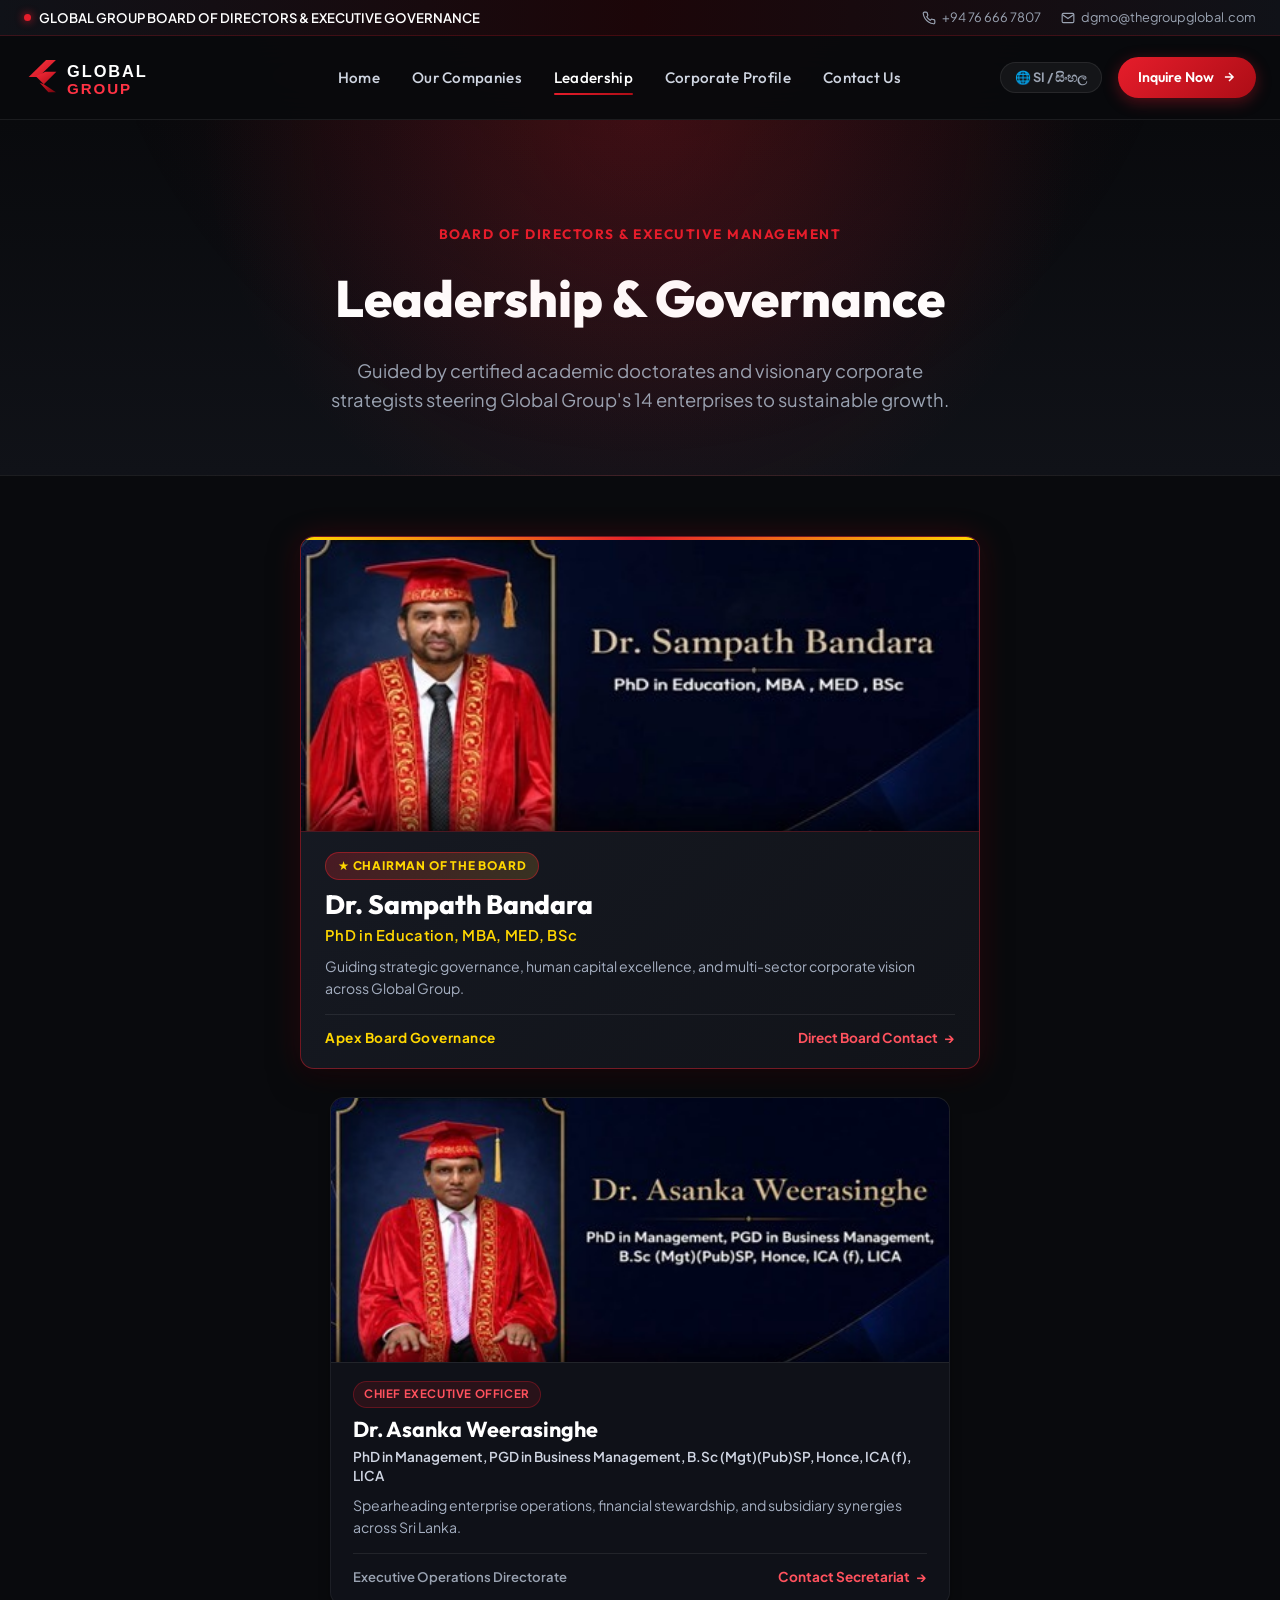
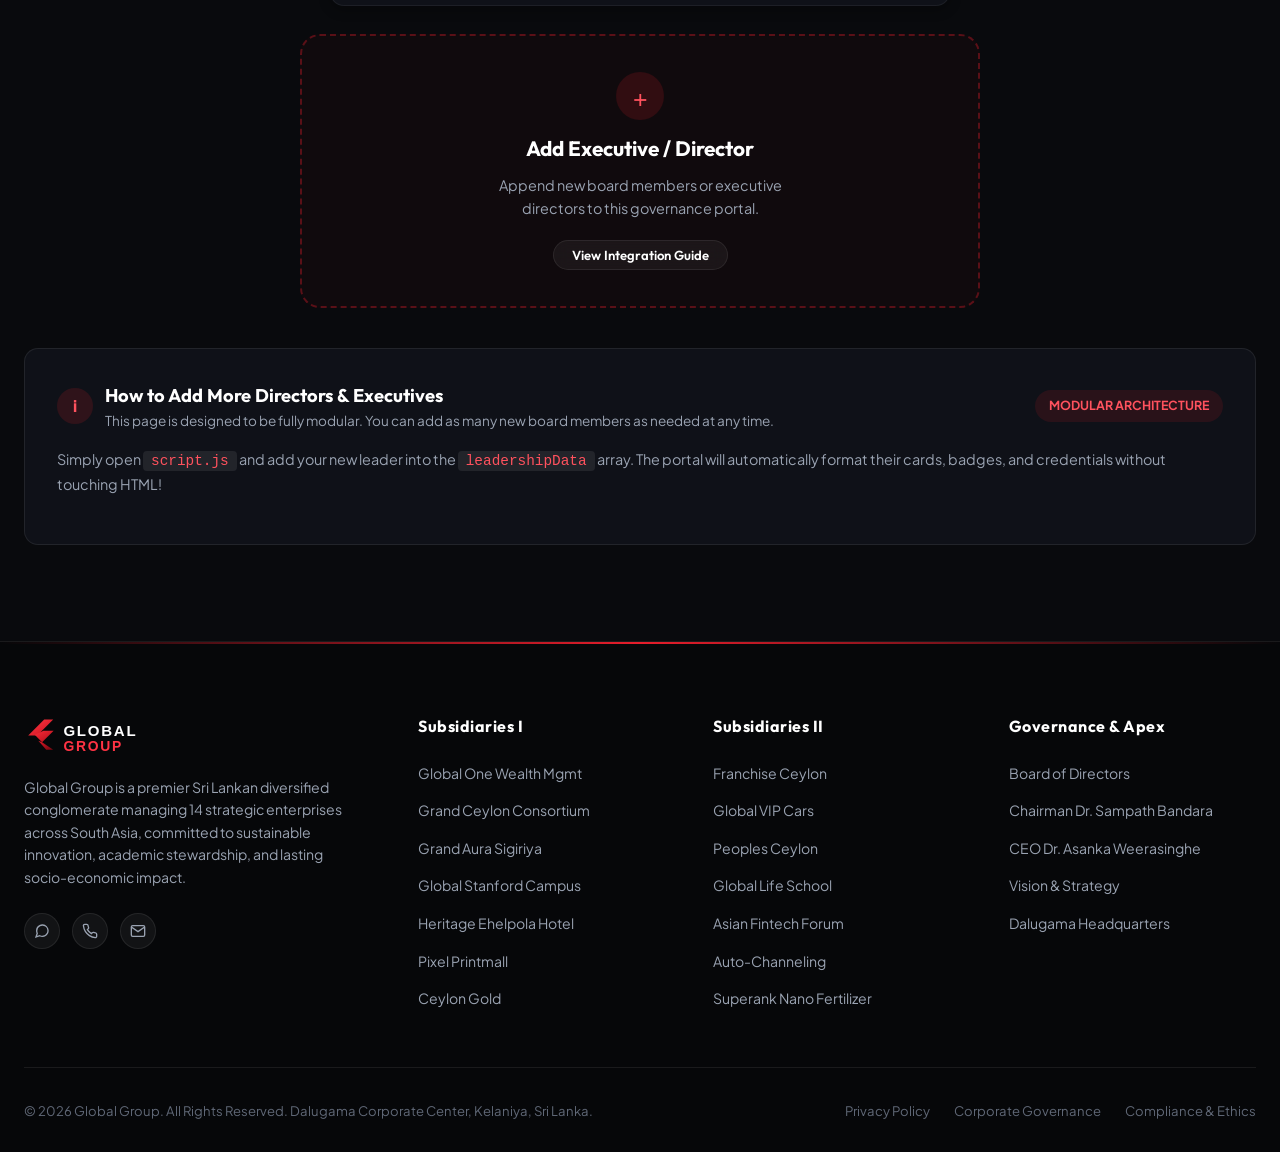
<file: leadership.html>
<!DOCTYPE html>
<html lang="en">
<head>
  <meta charset="UTF-8">
  <meta name="viewport" content="width=device-width, initial-scale=1.0">
  <meta name="description" content="Global Group Leadership & Governance - Meet Chairman Dr. Sampath Bandara and CEO Dr. Asanka Weerasinghe leading Sri Lanka's premier conglomerate.">
  <title>Leadership & Governance | Global Group</title>
  
  <!-- Favicon -->
  <link rel="icon" type="image/svg+xml" href="assets/logo-icon.svg">
  
  <!-- Stylesheet -->
  <link rel="stylesheet" href="styles.css?v=1.1">
</head>
<body>

  <!-- ==================== TOP NOTICE BAR ==================== -->
  <div class="top-notice-bar">
    <div class="container top-notice-inner">
      <div class="top-notice-badge">
        <span class="pulse-dot"></span>
        <span data-en="GLOBAL GROUP BOARD OF DIRECTORS & EXECUTIVE GOVERNANCE" data-si="ග්ලෝබල් සමූහ පාලක මණ්ඩලය සහ විධායක නායකත්වය">GLOBAL GROUP BOARD OF DIRECTORS & EXECUTIVE GOVERNANCE</span>
      </div>
      <div class="top-notice-contact">
        <a href="tel:+94766667807">
          <svg width="14" height="14" viewBox="0 0 24 24" fill="none" stroke="currentColor" stroke-width="2"><path d="M22 16.92v3a2 2 0 0 1-2.18 2 19.79 19.79 0 0 1-8.63-3.07 19.5 19.5 0 0 1-6-6 19.79 19.79 0 0 1-3.07-8.67A2 2 0 0 1 4.11 2h3a2 2 0 0 1 2 1.72 12.84 12.84 0 0 0 .7 2.81 2 2 0 0 1-.45 2.11L8.09 9.91a16 16 0 0 0 6 6l1.27-1.27a2 2 0 0 1 2.11-.45 12.84 12.84 0 0 0 2.81.7A2 2 0 0 1 22 16.92z"/></svg>
          <span>+94 76 666 7807</span>
        </a>
        <a href="mailto:dgmo@thegroupglobal.com">
          <svg width="14" height="14" viewBox="0 0 24 24" fill="none" stroke="currentColor" stroke-width="2"><path d="M4 4h16c1.1 0 2 .9 2 2v12c0 1.1-.9 2-2 2H4c-1.1 0-2-.9-2-2V6c0-1.1.9-2 2-2z"/><polyline points="22,6 12,13 2,6"/></svg>
          <span>dgmo@thegroupglobal.com</span>
        </a>
      </div>
    </div>
  </div>

  <!-- ==================== MASTER NAVBAR ==================== -->
  <header class="navbar" id="mainNavbar">
    <div class="container nav-container">
      <a href="index.html" class="brand-logo" title="Global Group Official Homepage">
        <img src="assets/logo-horizontal.svg" alt="Global Group Logo" class="brand-logo-img">
      </a>

      <nav>
        <ul class="nav-menu" id="navMenu">
          <li><a href="index.html" class="nav-link" data-en="Home" data-si="ප්‍රධාන පිටුව">Home</a></li>
          <li><a href="index.html#subsidiaries" class="nav-link" data-en="Our Companies" data-si="අපගේ සමාගම්">Our Companies</a></li>
          <li><a href="leadership.html" class="nav-link active" data-en="Leadership" data-si="නායකත්වය">Leadership</a></li>
          <li><a href="index.html#about" class="nav-link" data-en="Corporate Profile" data-si="ආයතනික විස්තරය">Corporate Profile</a></li>
          <li><a href="index.html#contact" class="nav-link" data-en="Contact Us" data-si="සම්බන්ධ වන්න">Contact Us</a></li>
        </ul>
      </nav>

      <div class="nav-actions">
        <button class="btn-lang" id="langToggleBtn" title="Switch Language">
          <span>🌐 SI / සිංහල</span>
        </button>
        <a href="index.html#contact" class="btn-cta-nav">
          <span data-en="Inquire Now" data-si="විමසීම්">Inquire Now</span>
          <svg width="14" height="14" viewBox="0 0 24 24" fill="none" stroke="currentColor" stroke-width="2.5"><path d="M5 12h14M12 5l7 7-7 7"/></svg>
        </a>
        <button class="mobile-toggle" id="mobileMenuToggle" aria-label="Toggle Navigation">&#9776;</button>
      </div>
    </div>
  </header>

  <!-- ==================== LEADERSHIP PAGE HERO ==================== -->
  <section class="page-hero">
    <div class="container">
      <span class="section-subtitle" data-en="BOARD OF DIRECTORS & EXECUTIVE MANAGEMENT" data-si="පාලක මණ්ඩලය සහ විධායක නායකත්වය">BOARD OF DIRECTORS & EXECUTIVE MANAGEMENT</span>
      <h1 class="page-hero-title">
        <span class="gradient-text">Leadership & Governance</span>
      </h1>
      <p class="page-hero-subtitle" data-en="Guided by certified academic doctorates and visionary corporate strategists steering Global Group's 14 enterprises to sustainable growth." data-si="ග්ලෝබල් සමූහය සතු සමාගම් 14හි විශිෂ්ටත්වය සහ ආයතනික විනය සුරක්ෂිත කරන ගෞරවනීය විද්වත් නායකත්වය.">
        Guided by certified academic doctorates and visionary corporate strategists steering Global Group's 14 enterprises to sustainable growth.
      </p>
    </div>
  </section>

  <!-- ==================== LEADERSHIP MEMBERS SECTION ==================== -->
  <section class="section" style="padding-top: 60px;">
    <div class="container">
      
      <!-- Full Leadership Grid Rendered Dynamically / Modularly -->
      <div class="leadership-page-grid" id="leadershipGridFull">
        <!-- Javascript populates Chairman, CEO, and the '+ Add Member' card -->
      </div>

      <!-- Easy Code Integration Box For Adding Future Members -->
      <div style="background: var(--bg-card); border: 1px solid var(--border-light); border-radius: var(--radius-md); padding: 32px; margin-top: 40px;">
        <div style="display: flex; align-items: center; justify-content: space-between; flex-wrap: wrap; gap: 16px; margin-bottom: 16px;">
          <div style="display: flex; align-items: center; gap: 12px;">
            <div style="width: 36px; height: 36px; border-radius: 50%; background: rgba(230,29,43,0.15); display: flex; align-items: center; justify-content: center; color: var(--red-light); font-weight: 800;">i</div>
            <div>
              <h4 style="font-family: var(--font-head); font-size: 1.15rem; color: #ffffff;">How to Add More Directors & Executives</h4>
              <p style="font-size: 0.85rem; color: var(--text-muted);">This page is designed to be fully modular. You can add as many new board members as needed at any time.</p>
            </div>
          </div>
          <span style="font-size: 0.78rem; font-weight: 700; color: var(--red-light); background: rgba(230,29,43,0.12); padding: 6px 14px; border-radius: 9999px;">MODULAR ARCHITECTURE</span>
        </div>
        <p style="font-size: 0.9rem; color: var(--text-muted); line-height: 1.6; margin-bottom: 16px;">
          Simply open <code style="background: rgba(255,255,255,0.08); padding: 2px 8px; border-radius: 4px; color: var(--red-light);">script.js</code> and add your new leader into the <code style="background: rgba(255,255,255,0.08); padding: 2px 8px; border-radius: 4px; color: var(--red-light);">leadershipData</code> array. The portal will automatically format their cards, badges, and credentials without touching HTML!
        </p>
      </div>

    </div>
  </section>

  <!-- ==================== FOOTER ==================== -->
  <footer class="footer">
    <div class="container">
      <div class="footer-top">
        <div>
          <img src="assets/logo-horizontal.svg" alt="Global Group Logo" style="height: 44px; margin-bottom: 12px;">
          <p class="footer-brand-desc">
            Global Group is a premier Sri Lankan diversified conglomerate managing 14 strategic enterprises across South Asia, committed to sustainable innovation, academic stewardship, and lasting socio-economic impact.
          </p>
          <div class="footer-socials">
            <a href="https://wa.me/94766667807" target="_blank" class="social-icon-btn" title="WhatsApp">
              <svg width="16" height="16" viewBox="0 0 24 24" fill="none" stroke="currentColor" stroke-width="2"><path d="M21 11.5a8.38 8.38 0 0 1-.9 3.8 8.5 8.5 0 0 1-7.6 4.7 8.38 8.38 0 0 1-3.8-.9L3 21l1.9-5.7a8.38 8.38 0 0 1-.9-3.8 8.5 8.5 0 0 1 4.7-7.6 8.38 8.38 0 0 1 3.8-.9h.5a8.48 8.48 0 0 1 8 8v.5z"/></svg>
            </a>
            <a href="tel:+94766667807" class="social-icon-btn" title="Phone">
              <svg width="16" height="16" viewBox="0 0 24 24" fill="none" stroke="currentColor" stroke-width="2"><path d="M22 16.92v3a2 2 0 0 1-2.18 2 19.79 19.79 0 0 1-8.63-3.07 19.5 19.5 0 0 1-6-6 19.79 19.79 0 0 1-3.07-8.67A2 2 0 0 1 4.11 2h3a2 2 0 0 1 2 1.72 12.84 12.84 0 0 0 .7 2.81 2 2 0 0 1-.45 2.11L8.09 9.91a16 16 0 0 0 6 6l1.27-1.27a2 2 0 0 1 2.11-.45 12.84 12.84 0 0 0 2.81.7A2 2 0 0 1 22 16.92z"/></svg>
            </a>
            <a href="mailto:dgmo@thegroupglobal.com" class="social-icon-btn" title="Email">
              <svg width="16" height="16" viewBox="0 0 24 24" fill="none" stroke="currentColor" stroke-width="2"><path d="M4 4h16c1.1 0 2 .9 2 2v12c0 1.1-.9 2-2 2H4c-1.1 0-2-.9-2-2V6c0-1.1.9-2 2-2z"/><polyline points="22,6 12,13 2,6"/></svg>
            </a>
          </div>
        </div>

        <div>
          <h4 class="footer-col-title">Subsidiaries I</h4>
          <ul class="footer-links">
            <li><a href="index.html#subsidiaries" class="footer-link">Global One Wealth Mgmt</a></li>
            <li><a href="index.html#subsidiaries" class="footer-link">Grand Ceylon Consortium</a></li>
            <li><a href="index.html#subsidiaries" class="footer-link">Grand Aura Sigiriya</a></li>
            <li><a href="index.html#subsidiaries" class="footer-link">Global Stanford Campus</a></li>
            <li><a href="index.html#subsidiaries" class="footer-link">Heritage Ehelpola Hotel</a></li>
            <li><a href="index.html#subsidiaries" class="footer-link">Pixel Printmall</a></li>
            <li><a href="index.html#subsidiaries" class="footer-link">Ceylon Gold</a></li>
          </ul>
        </div>

        <div>
          <h4 class="footer-col-title">Subsidiaries II</h4>
          <ul class="footer-links">
            <li><a href="index.html#subsidiaries" class="footer-link">Franchise Ceylon</a></li>
            <li><a href="index.html#subsidiaries" class="footer-link">Global VIP Cars</a></li>
            <li><a href="index.html#subsidiaries" class="footer-link">Peoples Ceylon</a></li>
            <li><a href="index.html#subsidiaries" class="footer-link">Global Life School</a></li>
            <li><a href="index.html#subsidiaries" class="footer-link">Asian Fintech Forum</a></li>
            <li><a href="index.html#subsidiaries" class="footer-link">Auto-Channeling</a></li>
            <li><a href="index.html#subsidiaries" class="footer-link">Superank Nano Fertilizer</a></li>
          </ul>
        </div>

        <div>
          <h4 class="footer-col-title">Governance & Apex</h4>
          <ul class="footer-links">
            <li><a href="leadership.html" class="footer-link">Board of Directors</a></li>
            <li><a href="leadership.html#dr-sampath-bandara" class="footer-link">Chairman Dr. Sampath Bandara</a></li>
            <li><a href="leadership.html#dr-asanka-weerasinghe" class="footer-link">CEO Dr. Asanka Weerasinghe</a></li>
            <li><a href="index.html#about" class="footer-link">Vision & Strategy</a></li>
            <li><a href="index.html#contact" class="footer-link">Dalugama Headquarters</a></li>
          </ul>
        </div>
      </div>

      <div class="footer-bottom">
        <div>
          &copy; 2026 Global Group. All Rights Reserved. Dalugama Corporate Center, Kelaniya, Sri Lanka.
        </div>
        <div class="footer-legal-links">
          <a href="#">Privacy Policy</a>
          <a href="#">Corporate Governance</a>
          <a href="#">Compliance & Ethics</a>
        </div>
      </div>
    </div>
  </footer>

  <!-- Scripts -->
  <script src="script.js"></script>
</body>
</html>
</file>
<file: styles.css>
/* ==========================================================================
   GLOBAL GROUP - UNILEVER-INSPIRED CORPORATE STYLESHEET
   Theme: Executive Black & Crimson Red Luxury
   Typography: Outfit (Headings) & Plus Jakarta Sans (Body)
   ========================================================================== */

@import url('https://fonts.googleapis.com/css2?family=Outfit:wght@300;400;500;600;700;800;900&family=Plus+Jakarta+Sans:wght@300;400;500;600;700;800&display=swap');

:root {
  /* Core Colors */
  --bg-primary: #090a0d;
  --bg-secondary: #101218;
  --bg-tertiary: #171a22;
  --bg-card: rgba(18, 21, 28, 0.75);
  --bg-card-hover: rgba(26, 30, 40, 0.95);
  --bg-glass: rgba(15, 18, 24, 0.82);
  
  /* Brand Red Palette */
  --red-primary: #e61d2b;
  --red-hover: #ff2a39;
  --red-light: #ff525e;
  --red-dark: #990e17;
  --red-glow: rgba(230, 29, 43, 0.35);
  --red-glow-subtle: rgba(230, 29, 43, 0.15);
  --red-gradient: linear-gradient(135deg, #e61d2b 0%, #ad0d16 100%);
  --red-gradient-accent: linear-gradient(135deg, #ff3847 0%, #ba0f1a 100%);

  /* Text Colors */
  --text-main: #ffffff;
  --text-muted: #9aa3b2;
  --text-dim: #606877;
  --text-highlight: #ff525e;

  /* Borders & Shadows */
  --border-light: rgba(255, 255, 255, 0.08);
  --border-card: rgba(255, 255, 255, 0.06);
  --border-red: rgba(230, 29, 43, 0.35);
  --shadow-sm: 0 4px 12px rgba(0, 0, 0, 0.3);
  --shadow-md: 0 10px 30px rgba(0, 0, 0, 0.5);
  --shadow-lg: 0 20px 50px rgba(0, 0, 0, 0.75);
  --shadow-red: 0 10px 30px rgba(230, 29, 43, 0.25);

  /* Fonts & Sizing */
  --font-head: 'Outfit', -apple-system, BlinkMacSystemFont, sans-serif;
  --font-body: 'Plus Jakarta Sans', -apple-system, BlinkMacSystemFont, sans-serif;
  --container-max: 1280px;
  --header-height: 84px;
  --radius-sm: 8px;
  --radius-md: 14px;
  --radius-lg: 20px;
  --radius-full: 9999px;
  --transition-fast: 0.2s ease;
  --transition-normal: 0.35s cubic-bezier(0.16, 1, 0.3, 1);
  --transition-slow: 0.6s cubic-bezier(0.16, 1, 0.3, 1);
}

/* ==================== GLOBAL RESET & BASE ==================== */
*, *::before, *::after {
  box-sizing: border-box;
  margin: 0;
  padding: 0;
}

html {
  scroll-behavior: smooth;
  font-size: 16px;
  background-color: var(--bg-primary);
  color: var(--text-main);
}

body {
  font-family: var(--font-body);
  background-color: var(--bg-primary);
  color: var(--text-main);
  line-height: 1.6;
  -webkit-font-smoothing: antialiased;
  -moz-osx-font-smoothing: grayscale;
  overflow-x: hidden;
  position: relative;
}

/* Background Atmosphere Glow */
body::before {
  content: '';
  position: fixed;
  top: 0;
  left: 50%;
  transform: translateX(-50%);
  width: 100vw;
  height: 600px;
  background: radial-gradient(circle 800px at 50% -100px, rgba(230, 29, 43, 0.12), transparent 70%);
  pointer-events: none;
  z-index: 0;
}

img, svg, video {
  max-width: 100%;
  display: block;
}

a {
  color: inherit;
  text-decoration: none;
  transition: var(--transition-fast);
}

button {
  font-family: inherit;
  cursor: pointer;
  border: none;
  background: none;
  outline: none;
}

ul {
  list-style: none;
}

.container {
  width: 100%;
  max-width: var(--container-max);
  margin-left: auto;
  margin-right: auto;
  padding-left: 24px;
  padding-right: 24px;
}

/* ==================== TOP TICKER / NOTIFICATION ==================== */
.top-notice-bar {
  background: linear-gradient(90deg, #101218 0%, #1c0609 50%, #101218 100%);
  border-bottom: 1px solid rgba(230, 29, 43, 0.2);
  padding: 7px 0;
  font-size: 0.82rem;
  color: var(--text-muted);
  position: relative;
  z-index: 102;
}

.top-notice-inner {
  display: flex;
  align-items: center;
  justify-content: space-between;
}

.top-notice-badge {
  display: inline-flex;
  align-items: center;
  gap: 8px;
  color: var(--text-main);
  font-weight: 600;
}

.top-notice-badge .pulse-dot {
  width: 7px;
  height: 7px;
  border-radius: 50%;
  background: var(--red-primary);
  box-shadow: 0 0 8px var(--red-primary);
  animation: pulseDot 2s infinite;
}

@keyframes pulseDot {
  0%, 100% { opacity: 1; transform: scale(1); }
  50% { opacity: 0.4; transform: scale(0.85); }
}

.top-notice-contact {
  display: flex;
  align-items: center;
  gap: 20px;
}

.top-notice-contact a {
  display: inline-flex;
  align-items: center;
  gap: 6px;
  color: var(--text-muted);
  font-size: 0.8rem;
}

.top-notice-contact a:hover {
  color: var(--red-light);
}

/* ==================== NAVBAR (UNILEVER LUXURY STYLE) ==================== */
.navbar {
  position: sticky;
  top: 0;
  left: 0;
  width: 100%;
  height: var(--header-height);
  background: rgba(9, 10, 13, 0.88);
  backdrop-filter: blur(18px);
  -webkit-backdrop-filter: blur(18px);
  border-bottom: 1px solid var(--border-light);
  z-index: 100;
  transition: all var(--transition-normal);
}

.navbar.scrolled {
  background: rgba(9, 10, 13, 0.96);
  border-bottom-color: rgba(230, 29, 43, 0.25);
  box-shadow: var(--shadow-md);
  height: 74px;
}

.nav-container {
  display: flex;
  align-items: center;
  justify-content: space-between;
  height: 100%;
}

.brand-logo {
  display: flex;
  align-items: center;
  gap: 14px;
}

.brand-logo-img {
  height: 48px;
  width: auto;
  object-fit: contain;
  transition: transform var(--transition-fast);
}

.brand-logo:hover .brand-logo-img {
  transform: scale(1.03);
}

.nav-menu {
  display: flex;
  align-items: center;
  gap: 32px;
}

.nav-link {
  font-family: var(--font-head);
  font-size: 0.95rem;
  font-weight: 500;
  color: #cfd5e1;
  position: relative;
  padding: 8px 0;
  letter-spacing: 0.3px;
  transition: color var(--transition-fast);
}

.nav-link::after {
  content: '';
  position: absolute;
  bottom: 0;
  left: 0;
  width: 0%;
  height: 2px;
  background: var(--red-gradient);
  transition: width var(--transition-normal);
  border-radius: 2px;
}

.nav-link:hover,
.nav-link.active {
  color: #ffffff;
}

.nav-link:hover::after,
.nav-link.active::after {
  width: 100%;
}

.nav-actions {
  display: flex;
  align-items: center;
  gap: 16px;
}

.btn-lang {
  display: inline-flex;
  align-items: center;
  gap: 6px;
  padding: 6px 14px;
  font-size: 0.8rem;
  font-weight: 700;
  background: rgba(255, 255, 255, 0.05);
  border: 1px solid var(--border-light);
  border-radius: var(--radius-full);
  color: var(--text-muted);
  transition: all var(--transition-fast);
}

.btn-lang:hover {
  background: rgba(230, 29, 43, 0.12);
  border-color: var(--red-primary);
  color: #ffffff;
}

.btn-cta-nav {
  display: inline-flex;
  align-items: center;
  gap: 8px;
  padding: 9px 20px;
  font-family: var(--font-head);
  font-size: 0.88rem;
  font-weight: 600;
  color: #ffffff;
  background: var(--red-gradient);
  border-radius: var(--radius-full);
  box-shadow: 0 4px 15px var(--red-glow);
  transition: all var(--transition-fast);
}

.btn-cta-nav:hover {
  transform: translateY(-2px);
  box-shadow: 0 6px 20px rgba(230, 29, 43, 0.5);
  filter: brightness(1.08);
}

.mobile-toggle {
  display: none;
  font-size: 1.5rem;
  color: var(--text-main);
  background: none;
  padding: 8px;
}

/* ==================== HERO SECTION (UNILEVER INSPIRATION) ==================== */
.hero-section {
  position: relative;
  min-height: 88vh;
  display: flex;
  align-items: center;
  padding: 80px 0 60px;
  overflow: hidden;
  background: radial-gradient(circle at 80% 20%, rgba(230, 29, 43, 0.15) 0%, transparent 55%),
              linear-gradient(180deg, var(--bg-primary) 0%, var(--bg-secondary) 100%);
}

.hero-pattern {
  position: absolute;
  inset: 0;
  background-image: radial-gradient(rgba(255, 255, 255, 0.05) 1px, transparent 1px);
  background-size: 36px 36px;
  opacity: 0.4;
  pointer-events: none;
}

.hero-grid {
  display: grid;
  grid-template-columns: 1.15fr 0.85fr;
  align-items: center;
  gap: 48px;
  position: relative;
  z-index: 2;
}

.hero-pill {
  display: inline-flex;
  align-items: center;
  gap: 10px;
  padding: 6px 18px;
  background: rgba(230, 29, 43, 0.12);
  border: 1px solid rgba(230, 29, 43, 0.3);
  border-radius: var(--radius-full);
  font-size: 0.84rem;
  font-weight: 600;
  color: var(--red-light);
  letter-spacing: 0.5px;
  text-transform: uppercase;
  margin-bottom: 24px;
}

.hero-title {
  font-family: var(--font-head);
  font-size: 3.5rem;
  font-weight: 800;
  line-height: 1.12;
  letter-spacing: -0.02em;
  margin-bottom: 24px;
}

.hero-title .gradient-text {
  background: linear-gradient(135deg, #ffffff 40%, var(--red-light) 100%);
  -webkit-background-clip: text;
  -webkit-text-fill-color: transparent;
}

.hero-title .red-accent {
  color: var(--red-primary);
  position: relative;
  display: inline-block;
}

.hero-desc {
  font-size: 1.12rem;
  color: var(--text-muted);
  line-height: 1.7;
  max-width: 600px;
  margin-bottom: 36px;
}

.hero-actions {
  display: flex;
  align-items: center;
  gap: 18px;
  flex-wrap: wrap;
  margin-bottom: 48px;
}

.btn-primary {
  display: inline-flex;
  align-items: center;
  gap: 10px;
  padding: 14px 28px;
  background: var(--red-gradient);
  color: #ffffff;
  font-family: var(--font-head);
  font-size: 0.98rem;
  font-weight: 600;
  border-radius: var(--radius-full);
  box-shadow: 0 8px 24px var(--red-glow);
  transition: all var(--transition-fast);
}

.btn-primary:hover {
  transform: translateY(-2px);
  box-shadow: 0 12px 30px rgba(230, 29, 43, 0.45);
  filter: brightness(1.1);
}

.btn-secondary {
  display: inline-flex;
  align-items: center;
  gap: 10px;
  padding: 14px 28px;
  background: rgba(255, 255, 255, 0.05);
  border: 1px solid var(--border-light);
  color: #ffffff;
  font-family: var(--font-head);
  font-size: 0.98rem;
  font-weight: 600;
  border-radius: var(--radius-full);
  backdrop-filter: blur(8px);
  transition: all var(--transition-fast);
}

.btn-secondary:hover {
  background: rgba(255, 255, 255, 0.1);
  border-color: rgba(230, 29, 43, 0.4);
  transform: translateY(-2px);
}

/* Hero Stats Row */
.hero-stats {
  display: grid;
  grid-template-columns: repeat(3, 1fr);
  gap: 24px;
  padding-top: 32px;
  border-top: 1px solid var(--border-light);
}

.stat-num {
  font-family: var(--font-head);
  font-size: 2.2rem;
  font-weight: 800;
  color: #ffffff;
  line-height: 1;
  margin-bottom: 6px;
}

.stat-num span {
  color: var(--red-primary);
}

.stat-label {
  font-size: 0.85rem;
  color: var(--text-muted);
  font-weight: 500;
}

/* Hero Cinema Video Showcase */
.hero-visual {
  position: relative;
  display: flex;
  justify-content: center;
  width: 100%;
}

.hero-video-card {
  position: relative;
  width: 100%;
  max-width: 560px;
  background: var(--bg-card);
  border: 1px solid rgba(230, 29, 43, 0.4);
  border-radius: var(--radius-lg);
  padding: 12px;
  backdrop-filter: blur(20px);
  box-shadow: var(--shadow-lg), 0 0 45px rgba(230, 29, 43, 0.25);
  overflow: hidden;
  transition: transform var(--transition-normal), border-color var(--transition-normal);
}

.hero-video-card:hover {
  border-color: var(--red-primary);
  transform: translateY(-4px);
  box-shadow: var(--shadow-lg), 0 0 60px rgba(230, 29, 43, 0.35);
}

.hero-video-wrapper {
  position: relative;
  width: 100%;
  border-radius: var(--radius-md);
  overflow: hidden;
  aspect-ratio: 16/9;
  background: #000000;
  border: 1px solid var(--border-light);
}

.hero-video-element {
  width: 100%;
  height: 100%;
  object-fit: cover;
  display: block;
}

.hero-video-overlay-header {
  position: absolute;
  top: 14px;
  left: 14px;
  right: 14px;
  display: flex;
  align-items: center;
  justify-content: space-between;
  pointer-events: none;
  z-index: 5;
}

.hero-video-tag {
  display: inline-flex;
  align-items: center;
  gap: 8px;
  padding: 5px 12px;
  background: rgba(9, 10, 13, 0.85);
  backdrop-filter: blur(8px);
  border: 1px solid rgba(230, 29, 43, 0.4);
  border-radius: var(--radius-full);
  font-size: 0.75rem;
  font-weight: 700;
  color: #ffffff;
  letter-spacing: 0.5px;
}

.hero-video-tag .live-dot {
  width: 8px;
  height: 8px;
  border-radius: 50%;
  background: var(--red-primary);
  box-shadow: 0 0 10px var(--red-primary);
  animation: pulseDot 1.5s infinite;
}

.hero-video-controls {
  pointer-events: auto;
}

.btn-video-audio {
  display: inline-flex;
  align-items: center;
  gap: 6px;
  padding: 6px 14px;
  background: rgba(9, 10, 13, 0.85);
  border: 1px solid var(--border-light);
  border-radius: var(--radius-full);
  color: #ffffff;
  font-size: 0.78rem;
  font-weight: 700;
  cursor: pointer;
  backdrop-filter: blur(8px);
  transition: all var(--transition-fast);
}

.btn-video-audio:hover {
  background: var(--red-primary);
  border-color: var(--red-primary);
  transform: scale(1.05);
}

.hero-video-footer {
  display: flex;
  align-items: center;
  justify-content: space-between;
  padding: 12px 8px 4px;
}

.hero-video-info-title {
  font-family: var(--font-head);
  font-size: 0.95rem;
  font-weight: 700;
  color: #ffffff;
}

.hero-video-info-sub {
  font-size: 0.78rem;
  color: var(--text-muted);
}

/* Floating Subsidiary Ticker Marquee */
.brand-ticker-section {
  background: #0d0f14;
  border-top: 1px solid var(--border-light);
  border-bottom: 1px solid var(--border-light);
  padding: 16px 0;
  overflow: hidden;
  position: relative;
}

.ticker-wrap {
  display: flex;
  width: 100%;
  overflow: hidden;
}

.ticker-track {
  display: flex;
  align-items: center;
  gap: 40px;
  animation: tickerScroll 40s linear infinite;
  white-space: nowrap;
}

@keyframes tickerScroll {
  0% { transform: translateX(0); }
  100% { transform: translateX(-50%); }
}

.ticker-item {
  display: inline-flex;
  align-items: center;
  gap: 12px;
  font-family: var(--font-head);
  font-size: 0.88rem;
  font-weight: 600;
  color: var(--text-muted);
  transition: color var(--transition-fast);
}

.ticker-item:hover {
  color: var(--red-light);
}

.ticker-dot {
  width: 6px;
  height: 6px;
  border-radius: 50%;
  background: var(--red-primary);
}

/* ==================== SECTION COMMONS ==================== */
.section {
  padding: 96px 0;
  position: relative;
}

.section-darker {
  background-color: var(--bg-secondary);
}

.section-head {
  text-align: center;
  max-width: 720px;
  margin: 0 auto 56px;
}

.section-subtitle {
  display: inline-block;
  font-family: var(--font-head);
  font-size: 0.85rem;
  font-weight: 700;
  text-transform: uppercase;
  letter-spacing: 1.5px;
  color: var(--red-primary);
  margin-bottom: 12px;
}

.section-title {
  font-family: var(--font-head);
  font-size: 2.6rem;
  font-weight: 800;
  line-height: 1.2;
  color: #ffffff;
  margin-bottom: 16px;
  letter-spacing: -0.01em;
}

.section-desc {
  font-size: 1.05rem;
  color: var(--text-muted);
  line-height: 1.6;
}

/* ==================== HIERARCHICAL LEADERSHIP SECTION ==================== */
.leadership-spotlight-section {
  background: linear-gradient(180deg, var(--bg-secondary) 0%, var(--bg-primary) 100%);
  position: relative;
}

.leadership-hierarchy-container {
  max-width: 680px;
  margin: 0 auto 36px;
  display: flex;
  flex-direction: column;
  gap: 28px;
}

/* 1. Chairman Card (Prominent Apex Leader - Larger & Featured) */
.leader-card-chairman {
  position: relative;
  background: linear-gradient(135deg, rgba(24, 28, 38, 0.95) 0%, rgba(18, 20, 26, 0.95) 100%);
  border: 1.5px solid rgba(230, 29, 43, 0.45);
  border-radius: var(--radius-md);
  overflow: hidden;
  box-shadow: var(--shadow-md), 0 0 30px rgba(230, 29, 43, 0.2);
  transition: all var(--transition-normal);
}

.leader-card-chairman::before {
  content: '';
  position: absolute;
  top: 0;
  left: 0;
  right: 0;
  height: 3px;
  background: linear-gradient(90deg, #ffd700 0%, #e61d2b 50%, #ffd700 100%);
}

.leader-card-chairman:hover {
  transform: translateY(-3px);
  border-color: var(--red-light);
  box-shadow: var(--shadow-lg), 0 0 40px rgba(230, 29, 43, 0.3);
}

.leader-card-chairman .leader-banner-img {
  width: 100%;
  aspect-ratio: 16/7;
  max-height: 295px;
  object-fit: cover;
  border-bottom: 1px solid rgba(230, 29, 43, 0.25);
  display: block;
}

.leader-card-chairman .leader-body {
  padding: 20px 24px;
  display: flex;
  flex-direction: column;
}

.leader-role-badge-apex {
  display: inline-flex;
  align-items: center;
  gap: 6px;
  align-self: flex-start;
  padding: 4px 12px;
  background: linear-gradient(135deg, rgba(230, 29, 43, 0.25) 0%, rgba(200, 160, 50, 0.2) 100%);
  border: 1px solid rgba(230, 29, 43, 0.45);
  border-radius: var(--radius-full);
  font-size: 0.74rem;
  font-weight: 800;
  text-transform: uppercase;
  letter-spacing: 0.8px;
  color: #ffd700;
  margin-bottom: 8px;
}

.leader-card-chairman .leader-name {
  font-family: var(--font-head);
  font-size: 1.65rem;
  font-weight: 800;
  color: #ffffff;
  margin-bottom: 4px;
  line-height: 1.25;
}

.leader-card-chairman .leader-degrees {
  font-size: 0.92rem;
  font-weight: 600;
  color: #ffd700;
  margin-bottom: 10px;
  letter-spacing: 0.3px;
  line-height: 1.4;
}

.leader-brief-desc {
  font-size: 0.88rem;
  color: #a6b0c2;
  line-height: 1.55;
  margin-bottom: 14px;
}

/* 2. CEO Card (Subordinate Executive Level - Smaller & Streamlined) */
.leader-card-ceo {
  position: relative;
  background: var(--bg-card);
  border: 1px solid var(--border-card);
  border-radius: var(--radius-md);
  overflow: hidden;
  max-width: 620px;
  margin: 0 auto;
  width: 100%;
  box-shadow: var(--shadow-sm);
  transition: all var(--transition-normal);
}

.leader-card-ceo:hover {
  transform: translateY(-2px);
  border-color: rgba(230, 29, 43, 0.4);
  box-shadow: var(--shadow-md), 0 0 20px rgba(230, 29, 43, 0.15);
}

.leader-card-ceo .leader-banner-img {
  width: 100%;
  aspect-ratio: 16/7;
  max-height: 265px;
  object-fit: cover;
  border-bottom: 1px solid var(--border-light);
  display: block;
}

.leader-card-ceo .leader-body {
  padding: 18px 22px;
  display: flex;
  flex-direction: column;
}

.leader-role-badge-exec {
  display: inline-block;
  align-self: flex-start;
  padding: 3px 10px;
  background: rgba(230, 29, 43, 0.12);
  border: 1px solid rgba(230, 29, 43, 0.3);
  border-radius: var(--radius-full);
  font-size: 0.72rem;
  font-weight: 700;
  text-transform: uppercase;
  letter-spacing: 0.6px;
  color: var(--red-light);
  margin-bottom: 8px;
}

.leader-card-ceo .leader-name {
  font-family: var(--font-head);
  font-size: 1.35rem;
  font-weight: 700;
  color: #ffffff;
  margin-bottom: 4px;
  line-height: 1.25;
}

.leader-card-ceo .leader-degrees {
  font-size: 0.85rem;
  font-weight: 600;
  color: #cfd5e2;
  margin-bottom: 10px;
  line-height: 1.4;
}

.leader-card-footer-clean {
  display: flex;
  align-items: center;
  justify-content: space-between;
  padding-top: 12px;
  border-top: 1px solid var(--border-light);
}

.leader-bio {
  font-size: 0.92rem;
  color: var(--text-muted);
  line-height: 1.65;
  margin-bottom: 24px;
  flex-grow: 1;
}

.leader-card-footer {
  display: flex;
  align-items: center;
  justify-content: space-between;
  padding-top: 16px;
  border-top: 1px solid var(--border-light);
}

.leader-org {
  font-size: 0.82rem;
  font-weight: 600;
  color: var(--text-muted);
}

.btn-profile-link {
  display: inline-flex;
  align-items: center;
  gap: 6px;
  font-size: 0.85rem;
  font-weight: 700;
  color: var(--red-light);
}

.btn-profile-link:hover {
  color: #ffffff;
  transform: translateX(3px);
}

.leadership-more-cta {
  text-align: center;
  margin-top: 20px;
}

/* ==================== SUBSIDIARIES SECTION (UNILEVER BRANDS INSPIRATION) ==================== */
.subsidiaries-section {
  position: relative;
  background-color: var(--bg-primary);
}

/* Filter Controls */
.filter-bar {
  display: flex;
  align-items: center;
  justify-content: space-between;
  gap: 20px;
  margin-bottom: 36px;
  flex-wrap: wrap;
}

.filter-pills {
  display: flex;
  align-items: center;
  gap: 10px;
  flex-wrap: wrap;
}

.filter-btn {
  padding: 8px 18px;
  font-family: var(--font-head);
  font-size: 0.86rem;
  font-weight: 600;
  color: var(--text-muted);
  background: rgba(255, 255, 255, 0.04);
  border: 1px solid var(--border-light);
  border-radius: var(--radius-full);
  transition: all var(--transition-fast);
}

.filter-btn:hover {
  color: #ffffff;
  background: rgba(255, 255, 255, 0.08);
  border-color: rgba(255, 255, 255, 0.15);
}

.filter-btn.active {
  background: var(--red-gradient);
  color: #ffffff;
  border-color: transparent;
  box-shadow: 0 4px 15px var(--red-glow);
}

.search-box {
  position: relative;
  min-width: 280px;
}

.search-input {
  width: 100%;
  padding: 10px 16px 10px 42px;
  background: rgba(255, 255, 255, 0.04);
  border: 1px solid var(--border-light);
  border-radius: var(--radius-full);
  color: #ffffff;
  font-size: 0.9rem;
  outline: none;
  transition: all var(--transition-fast);
}

.search-input:focus {
  background: rgba(255, 255, 255, 0.07);
  border-color: var(--red-primary);
  box-shadow: 0 0 15px var(--red-glow-subtle);
}

.search-icon {
  position: absolute;
  left: 16px;
  top: 50%;
  transform: translateY(-50%);
  color: var(--text-dim);
  pointer-events: none;
}

/* Subsidiaries Grid */
.subsidiaries-grid {
  display: grid;
  grid-template-columns: repeat(3, 1fr);
  gap: 28px;
}

.company-card {
  position: relative;
  background: var(--bg-card);
  border: 1px solid var(--border-card);
  border-radius: var(--radius-md);
  overflow: hidden;
  backdrop-filter: blur(12px);
  transition: all var(--transition-normal);
  display: flex;
  flex-direction: column;
  cursor: pointer;
}

.company-card:hover {
  transform: translateY(-6px);
  border-color: rgba(230, 29, 43, 0.45);
  box-shadow: var(--shadow-lg), 0 0 25px rgba(230, 29, 43, 0.2);
}

.company-img-container {
  position: relative;
  width: 100%;
  aspect-ratio: 16/10;
  overflow: hidden;
  background: #151820;
}

.company-img {
  width: 100%;
  height: 100%;
  object-fit: cover;
  transition: transform var(--transition-slow);
}

.company-card:hover .company-img {
  transform: scale(1.08);
}

.company-badge-category {
  position: absolute;
  top: 14px;
  left: 14px;
  padding: 4px 10px;
  background: rgba(9, 10, 13, 0.85);
  backdrop-filter: blur(8px);
  border: 1px solid var(--border-light);
  border-radius: var(--radius-full);
  font-size: 0.72rem;
  font-weight: 700;
  text-transform: uppercase;
  letter-spacing: 0.5px;
  color: var(--red-light);
}

.company-logo-badge {
  position: absolute;
  bottom: 12px;
  right: 14px;
  width: 36px;
  height: 36px;
  border-radius: 50%;
  background: rgba(9, 10, 13, 0.9);
  border: 1px solid var(--border-light);
  display: flex;
  align-items: center;
  justify-content: center;
  box-shadow: var(--shadow-sm);
}

.company-logo-badge svg {
  width: 18px;
  height: 18px;
  color: var(--red-primary);
}

.company-card-content {
  padding: 22px;
  display: flex;
  flex-direction: column;
  flex-grow: 1;
}

.company-name {
  font-family: var(--font-head);
  font-size: 1.12rem;
  font-weight: 700;
  color: #ffffff;
  line-height: 1.3;
  margin-bottom: 10px;
  transition: color var(--transition-fast);
}

.company-card:hover .company-name {
  color: var(--red-light);
}

.company-desc {
  font-size: 0.88rem;
  color: var(--text-muted);
  line-height: 1.55;
  margin-bottom: 20px;
  flex-grow: 1;
}

.company-card-actions {
  display: flex;
  align-items: center;
  justify-content: space-between;
  padding-top: 14px;
  border-top: 1px solid var(--border-light);
}

.btn-visit-company {
  display: inline-flex;
  align-items: center;
  gap: 8px;
  font-family: var(--font-head);
  font-size: 0.84rem;
  font-weight: 700;
  color: #ffffff;
  background: rgba(230, 29, 43, 0.15);
  border: 1px solid rgba(230, 29, 43, 0.35);
  padding: 6px 14px;
  border-radius: var(--radius-full);
  transition: all var(--transition-fast);
}

.btn-visit-company:hover {
  background: var(--red-primary);
  color: #ffffff;
  box-shadow: 0 4px 12px var(--red-glow);
}

.company-arrow-btn {
  color: var(--text-muted);
  font-size: 1.1rem;
  transition: transform var(--transition-fast);
}

.company-card:hover .company-arrow-btn {
  color: var(--red-light);
  transform: translateX(4px);
}

/* ==================== COMPANY DETAIL MODAL ==================== */
.modal-backdrop {
  position: fixed;
  inset: 0;
  background: rgba(5, 6, 8, 0.88);
  backdrop-filter: blur(16px);
  -webkit-backdrop-filter: blur(16px);
  z-index: 200;
  display: flex;
  align-items: center;
  justify-content: center;
  padding: 24px;
  opacity: 0;
  visibility: hidden;
  transition: opacity var(--transition-normal), visibility var(--transition-normal);
}

.modal-backdrop.active {
  opacity: 1;
  visibility: visible;
}

.modal-container {
  position: relative;
  width: 100%;
  max-width: 680px;
  background: var(--bg-secondary);
  border: 1px solid rgba(230, 29, 43, 0.3);
  border-radius: var(--radius-lg);
  overflow: hidden;
  box-shadow: var(--shadow-lg), 0 0 50px rgba(230, 29, 43, 0.2);
  transform: scale(0.95) translateY(20px);
  transition: transform var(--transition-normal);
}

.modal-backdrop.active .modal-container {
  transform: scale(1) translateY(0);
}

.modal-close-btn {
  position: absolute;
  top: 18px;
  right: 18px;
  width: 38px;
  height: 38px;
  border-radius: 50%;
  background: rgba(9, 10, 13, 0.8);
  border: 1px solid var(--border-light);
  color: #ffffff;
  font-size: 1.2rem;
  display: flex;
  align-items: center;
  justify-content: center;
  z-index: 10;
  cursor: pointer;
  transition: all var(--transition-fast);
}

.modal-close-btn:hover {
  background: var(--red-primary);
  transform: rotate(90deg);
}

.modal-header-img {
  width: 100%;
  height: 240px;
  object-fit: cover;
  border-bottom: 1px solid var(--border-light);
}

.modal-body {
  padding: 30px;
}

.modal-category-badge {
  display: inline-block;
  padding: 4px 12px;
  background: rgba(230, 29, 43, 0.15);
  border: 1px solid rgba(230, 29, 43, 0.3);
  border-radius: var(--radius-full);
  font-size: 0.75rem;
  font-weight: 700;
  color: var(--red-light);
  text-transform: uppercase;
  letter-spacing: 0.5px;
  margin-bottom: 12px;
}

.modal-title {
  font-family: var(--font-head);
  font-size: 1.6rem;
  font-weight: 800;
  color: #ffffff;
  margin-bottom: 14px;
  line-height: 1.25;
}

.modal-desc {
  font-size: 0.96rem;
  color: var(--text-muted);
  line-height: 1.65;
  margin-bottom: 24px;
}

.modal-specs-grid {
  display: grid;
  grid-template-columns: repeat(2, 1fr);
  gap: 14px;
  margin-bottom: 28px;
}

.modal-spec-card {
  padding: 12px 16px;
  background: rgba(255, 255, 255, 0.03);
  border: 1px solid var(--border-light);
  border-radius: var(--radius-sm);
}

.modal-spec-label {
  font-size: 0.75rem;
  color: var(--text-dim);
  text-transform: uppercase;
  letter-spacing: 0.5px;
  margin-bottom: 4px;
}

.modal-spec-val {
  font-size: 0.9rem;
  font-weight: 600;
  color: #ffffff;
}

.modal-actions {
  display: flex;
  align-items: center;
  gap: 14px;
}

/* ==================== ABOUT & CORPORATE PURPOSE ==================== */
.about-grid {
  display: grid;
  grid-template-columns: 1fr 1fr;
  align-items: center;
  gap: 60px;
}

.about-features-list {
  display: flex;
  flex-direction: column;
  gap: 20px;
  margin-top: 32px;
}

.about-feature-item {
  display: flex;
  align-items: flex-start;
  gap: 18px;
  padding: 18px;
  background: var(--bg-card);
  border: 1px solid var(--border-card);
  border-radius: var(--radius-md);
  transition: all var(--transition-fast);
}

.about-feature-item:hover {
  border-color: rgba(230, 29, 43, 0.3);
  background: var(--bg-card-hover);
  transform: translateX(6px);
}

.about-icon-box {
  width: 44px;
  height: 44px;
  border-radius: var(--radius-sm);
  background: rgba(230, 29, 43, 0.15);
  border: 1px solid rgba(230, 29, 43, 0.3);
  display: flex;
  align-items: center;
  justify-content: center;
  color: var(--red-primary);
  flex-shrink: 0;
}

.about-feature-title {
  font-family: var(--font-head);
  font-size: 1.05rem;
  font-weight: 700;
  color: #ffffff;
  margin-bottom: 4px;
}

.about-feature-text {
  font-size: 0.88rem;
  color: var(--text-muted);
  line-height: 1.5;
}

.about-visual-box {
  position: relative;
}

.about-img-main {
  width: 100%;
  border-radius: var(--radius-lg);
  border: 1px solid var(--border-light);
  box-shadow: var(--shadow-lg);
}

.about-stat-overlay {
  position: absolute;
  bottom: -24px;
  right: -24px;
  background: var(--bg-secondary);
  border: 1px solid rgba(230, 29, 43, 0.35);
  border-radius: var(--radius-md);
  padding: 20px 26px;
  box-shadow: var(--shadow-lg);
  backdrop-filter: blur(12px);
}

.about-stat-num {
  font-family: var(--font-head);
  font-size: 2.2rem;
  font-weight: 800;
  color: var(--red-primary);
  line-height: 1;
}

.about-stat-label {
  font-size: 0.82rem;
  font-weight: 600;
  color: var(--text-muted);
}

/* ==================== CONTACT SECTION ==================== */
.contact-section {
  background: linear-gradient(180deg, var(--bg-primary) 0%, #060709 100%);
  position: relative;
}

.contact-grid {
  display: grid;
  grid-template-columns: 1fr 1.2fr;
  gap: 48px;
}

.contact-info-card {
  background: var(--bg-card);
  border: 1px solid var(--border-card);
  border-radius: var(--radius-lg);
  padding: 36px;
  display: flex;
  flex-direction: column;
  gap: 28px;
}

.contact-item {
  display: flex;
  align-items: flex-start;
  gap: 16px;
}

.contact-icon-box {
  width: 44px;
  height: 44px;
  border-radius: 50%;
  background: rgba(230, 29, 43, 0.12);
  border: 1px solid rgba(230, 29, 43, 0.3);
  display: flex;
  align-items: center;
  justify-content: center;
  color: var(--red-light);
  flex-shrink: 0;
}

.contact-label {
  font-size: 0.8rem;
  color: var(--text-dim);
  text-transform: uppercase;
  letter-spacing: 0.5px;
  margin-bottom: 4px;
}

.contact-value {
  font-size: 0.98rem;
  font-weight: 600;
  color: #ffffff;
  line-height: 1.4;
}

.contact-value a:hover {
  color: var(--red-light);
}

.contact-form-card {
  background: var(--bg-card);
  border: 1px solid var(--border-card);
  border-radius: var(--radius-lg);
  padding: 36px;
}

.form-title {
  font-family: var(--font-head);
  font-size: 1.5rem;
  font-weight: 700;
  color: #ffffff;
  margin-bottom: 20px;
}

.form-grid {
  display: grid;
  grid-template-columns: 1fr 1fr;
  gap: 18px;
  margin-bottom: 18px;
}

.form-group {
  display: flex;
  flex-direction: column;
  gap: 6px;
}

.form-group.full-width {
  grid-column: span 2;
}

.form-label {
  font-size: 0.82rem;
  font-weight: 600;
  color: var(--text-muted);
}

.form-input, .form-select, .form-textarea {
  width: 100%;
  padding: 12px 16px;
  background: rgba(255, 255, 255, 0.04);
  border: 1px solid var(--border-light);
  border-radius: var(--radius-sm);
  color: #ffffff;
  font-size: 0.92rem;
  outline: none;
  font-family: inherit;
  transition: all var(--transition-fast);
}

.form-select option {
  background: var(--bg-secondary);
  color: #ffffff;
}

.form-input:focus, .form-select:focus, .form-textarea:focus {
  border-color: var(--red-primary);
  box-shadow: 0 0 14px var(--red-glow-subtle);
  background: rgba(255, 255, 255, 0.07);
}

.form-textarea {
  resize: vertical;
  min-height: 110px;
}

/* ==================== FOOTER (UNILEVER LUXURY) ==================== */
.footer {
  background: #060709;
  border-top: 1px solid var(--border-light);
  padding: 72px 0 32px;
  position: relative;
}

.footer::before {
  content: '';
  position: absolute;
  top: 0;
  left: 0;
  right: 0;
  height: 2px;
  background: linear-gradient(90deg, transparent, var(--red-primary), transparent);
}

.footer-top {
  display: grid;
  grid-template-columns: 1.4fr 1fr 1fr 1fr;
  gap: 48px;
  margin-bottom: 56px;
}

.footer-brand-desc {
  font-size: 0.88rem;
  color: var(--text-muted);
  line-height: 1.6;
  margin: 18px 0 24px;
  max-width: 320px;
}

.footer-socials {
  display: flex;
  align-items: center;
  gap: 12px;
}

.social-icon-btn {
  width: 36px;
  height: 36px;
  border-radius: 50%;
  background: rgba(255, 255, 255, 0.05);
  border: 1px solid var(--border-light);
  display: flex;
  align-items: center;
  justify-content: center;
  color: var(--text-muted);
  transition: all var(--transition-fast);
}

.social-icon-btn:hover {
  background: var(--red-primary);
  border-color: var(--red-primary);
  color: #ffffff;
  transform: translateY(-2px);
}

.footer-col-title {
  font-family: var(--font-head);
  font-size: 1rem;
  font-weight: 700;
  color: #ffffff;
  letter-spacing: 0.5px;
  margin-bottom: 20px;
  position: relative;
}

.footer-links {
  display: flex;
  flex-direction: column;
  gap: 12px;
}

.footer-link {
  font-size: 0.88rem;
  color: var(--text-muted);
  transition: all var(--transition-fast);
}

.footer-link:hover {
  color: var(--red-light);
  transform: translateX(4px);
}

.footer-bottom {
  display: flex;
  align-items: center;
  justify-content: space-between;
  padding-top: 32px;
  border-top: 1px solid var(--border-light);
  font-size: 0.82rem;
  color: var(--text-dim);
  flex-wrap: wrap;
  gap: 16px;
}

.footer-legal-links {
  display: flex;
  align-items: center;
  gap: 24px;
}

.footer-legal-links a:hover {
  color: var(--text-muted);
}

/* ==================== LEADERSHIP PAGE SPECIFIC ==================== */
.page-hero {
  padding: 100px 0 60px;
  background: radial-gradient(circle at 50% 0%, rgba(230, 29, 43, 0.18) 0%, transparent 60%),
              linear-gradient(180deg, var(--bg-primary) 0%, var(--bg-secondary) 100%);
  text-align: center;
  border-bottom: 1px solid var(--border-light);
}

.page-hero-title {
  font-family: var(--font-head);
  font-size: 3.2rem;
  font-weight: 800;
  color: #ffffff;
  margin-bottom: 16px;
}

.page-hero-subtitle {
  font-size: 1.15rem;
  color: var(--text-muted);
  max-width: 640px;
  margin: 0 auto;
}

.leadership-page-grid {
  display: grid;
  grid-template-columns: repeat(2, 1fr);
  gap: 36px;
  margin-bottom: 48px;
}

.add-member-card {
  border: 2px dashed rgba(230, 29, 43, 0.35);
  border-radius: var(--radius-lg);
  background: rgba(230, 29, 43, 0.03);
  padding: 36px;
  display: flex;
  flex-direction: column;
  align-items: center;
  justify-content: center;
  text-align: center;
  min-height: 380px;
  transition: all var(--transition-normal);
  cursor: pointer;
}

.add-member-card:hover {
  background: rgba(230, 29, 43, 0.08);
  border-color: var(--red-primary);
  transform: translateY(-4px);
}

.add-member-icon {
  width: 64px;
  height: 64px;
  border-radius: 50%;
  background: rgba(230, 29, 43, 0.15);
  color: var(--red-light);
  display: flex;
  align-items: center;
  justify-content: center;
  font-size: 2rem;
  margin-bottom: 20px;
}

.add-member-title {
  font-family: var(--font-head);
  font-size: 1.3rem;
  font-weight: 700;
  color: #ffffff;
  margin-bottom: 8px;
}

.add-member-desc {
  font-size: 0.9rem;
  color: var(--text-muted);
  max-width: 320px;
  margin-bottom: 20px;
}

/* ==================== RESPONSIVE DESIGN ==================== */
@media (max-width: 1024px) {
  .hero-grid {
    grid-template-columns: 1fr;
    text-align: center;
  }
  .hero-desc {
    margin-left: auto;
    margin-right: auto;
  }
  .hero-actions {
    justify-content: center;
  }
  .hero-stats {
    max-width: 500px;
    margin: 0 auto;
  }
  .subsidiaries-grid {
    grid-template-columns: repeat(2, 1fr);
  }
  .footer-top {
    grid-template-columns: repeat(2, 1fr);
  }
  .about-grid {
    grid-template-columns: 1fr;
  }
  .contact-grid {
    grid-template-columns: 1fr;
  }
}

@media (max-width: 768px) {
  .top-notice-inner {
    flex-direction: column;
    gap: 6px;
    text-align: center;
  }
  .navbar {
    height: 70px;
  }
  .nav-menu {
    position: fixed;
    top: 70px;
    left: -100%;
    width: 100%;
    height: calc(100vh - 70px);
    background: var(--bg-primary);
    flex-direction: column;
    padding: 36px 24px;
    gap: 24px;
    transition: left var(--transition-normal);
    border-top: 1px solid var(--border-light);
  }
  .nav-menu.open {
    left: 0;
  }
  .mobile-toggle {
    display: block;
  }
  .hero-title {
    font-size: 2.5rem;
  }
  .subsidiaries-grid {
    grid-template-columns: 1fr;
  }
  .leadership-grid,
  .leadership-page-grid {
    grid-template-columns: 1fr;
  }
  .footer-top {
    grid-template-columns: 1fr;
  }
  .form-grid {
    grid-template-columns: 1fr;
  }
  .form-group.full-width {
    grid-column: span 1;
  }
}
</file>
